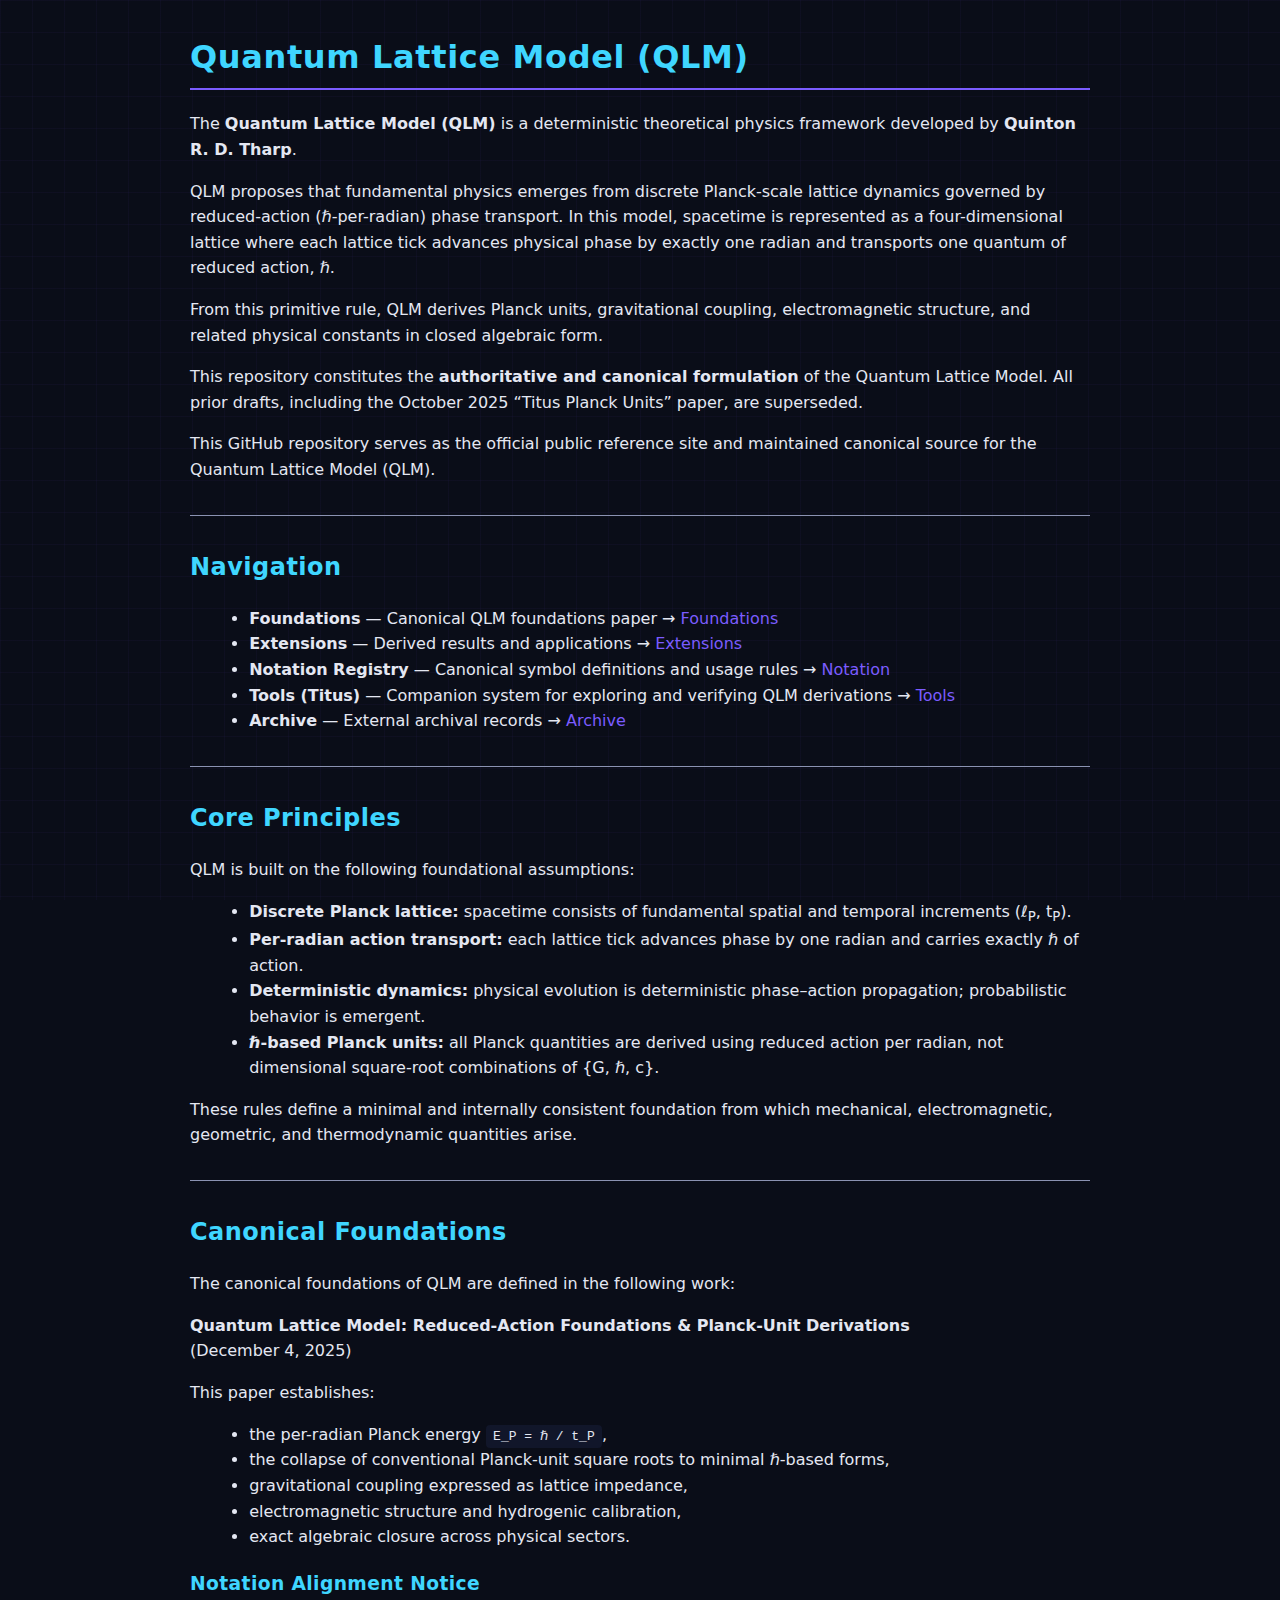
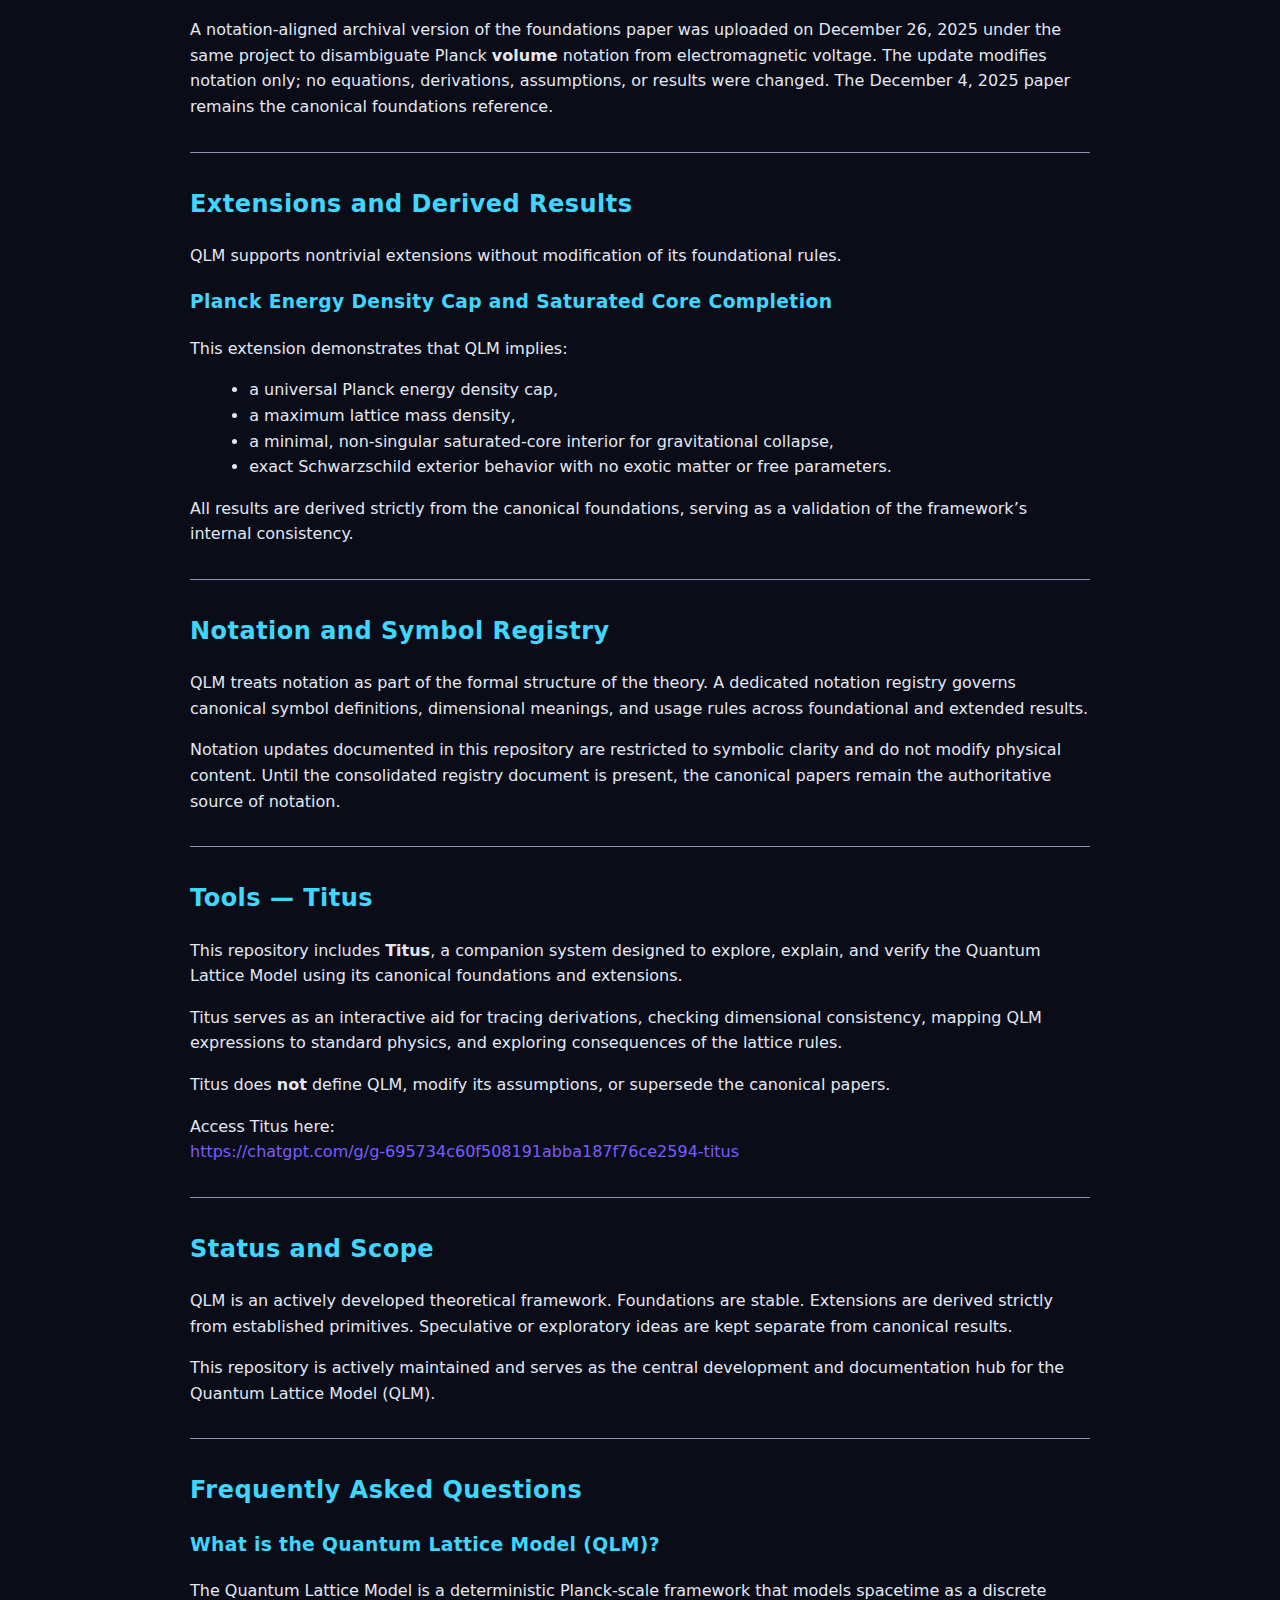
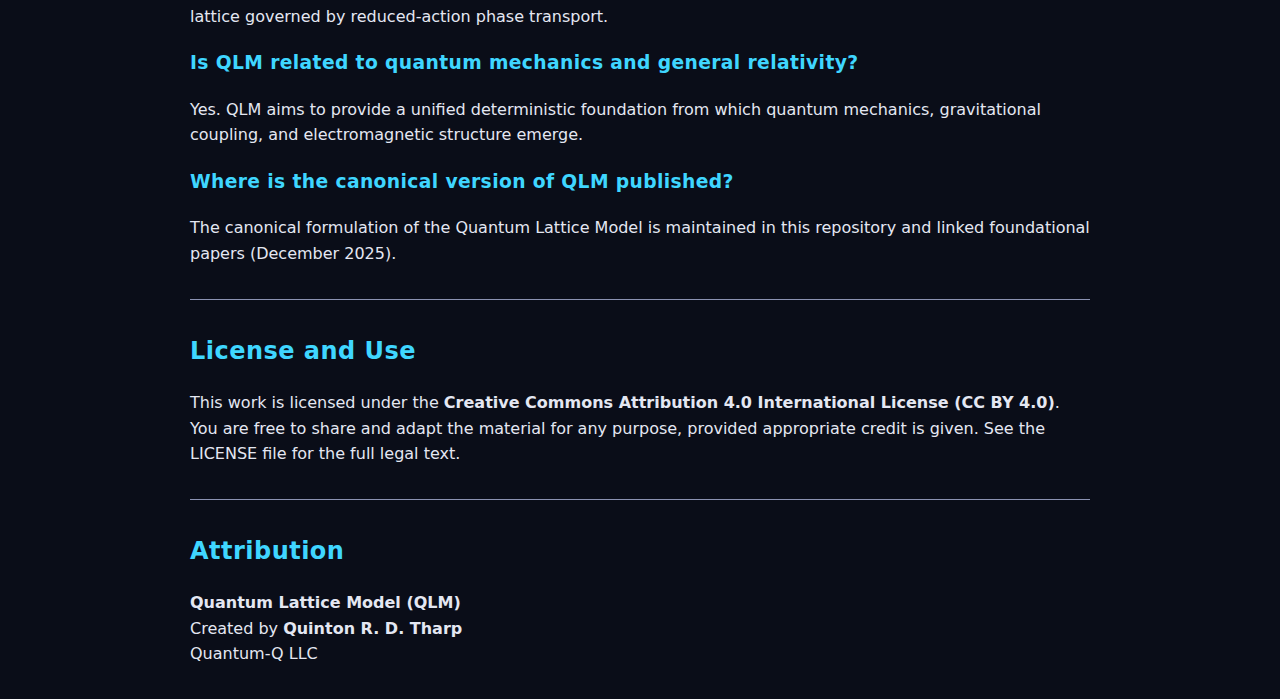
<file: index.html>
<!DOCTYPE html>
<html lang="en">
<head>
  <meta charset="UTF-8" />
  <meta name="viewport" content="width=device-width, initial-scale=1.0" />

  <title>Quantum Lattice Model (QLM) — Official Canonical Reference</title>

  <meta name="description" content="Quantum Lattice Model (QLM) is a deterministic Planck-scale theoretical physics framework developed by Quinton R. D. Tharp, based on reduced-action (ħ-per-radian) lattice dynamics and canonical Planck-unit derivations." />

  <!-- Optional: helps Google understand which URL is the canonical landing page -->
  <link rel="canonical" href="https://quantum-q75.github.io/Quantum-Lattice-Model/" />

  <!-- Your theme -->
  <link rel="stylesheet" href="Assets/qlm-theme.css" />
</head>

<body>
  <main>
    <h1>Quantum Lattice Model (QLM)</h1>

    <p>
      The <strong>Quantum Lattice Model (QLM)</strong> is a deterministic theoretical physics framework developed by
      <strong>Quinton R. D. Tharp</strong>.
    </p>

    <p>
      QLM proposes that fundamental physics emerges from discrete Planck-scale lattice dynamics governed by reduced-action
      (&#8463;-per-radian) phase transport. In this model, spacetime is represented as a four-dimensional lattice where each
      lattice tick advances physical phase by exactly one radian and transports one quantum of reduced action, &#8463;.
    </p>

    <p>
      From this primitive rule, QLM derives Planck units, gravitational coupling, electromagnetic structure, and related
      physical constants in closed algebraic form.
    </p>

    <p>
      This repository constitutes the <strong>authoritative and canonical formulation</strong> of the Quantum Lattice Model.
      All prior drafts, including the October 2025 “Titus Planck Units” paper, are superseded.
    </p>

    <p>
      This GitHub repository serves as the official public reference site and maintained canonical source for the
      Quantum Lattice Model (QLM).
    </p>

    <hr />

    <h2>Navigation</h2>
    <ul>
      <li><strong>Foundations</strong> — Canonical QLM foundations paper → <a href="Foundations/">Foundations</a></li>
      <li><strong>Extensions</strong> — Derived results and applications → <a href="Extensions/">Extensions</a></li>
      <li><strong>Notation Registry</strong> — Canonical symbol definitions and usage rules → <a href="Notation/">Notation</a></li>
      <li><strong>Tools (Titus)</strong> — Companion system for exploring and verifying QLM derivations → <a href="Tools/">Tools</a></li>
      <li><strong>Archive</strong> — External archival records → <a href="Archive/">Archive</a></li>
    </ul>

    <hr />

    <h2>Core Principles</h2>
    <p>QLM is built on the following foundational assumptions:</p>
    <ul>
      <li><strong>Discrete Planck lattice:</strong> spacetime consists of fundamental spatial and temporal increments (&#8467;<sub>P</sub>, t<sub>P</sub>).</li>
      <li><strong>Per-radian action transport:</strong> each lattice tick advances phase by one radian and carries exactly &#8463; of action.</li>
      <li><strong>Deterministic dynamics:</strong> physical evolution is deterministic phase–action propagation; probabilistic behavior is emergent.</li>
      <li><strong>&#8463;-based Planck units:</strong> all Planck quantities are derived using reduced action per radian, not dimensional square-root combinations of {G, &#8463;, c}.</li>
    </ul>

    <p>
      These rules define a minimal and internally consistent foundation from which mechanical, electromagnetic, geometric,
      and thermodynamic quantities arise.
    </p>

    <hr />

    <h2>Canonical Foundations</h2>
    <p>
      The canonical foundations of QLM are defined in the following work:
    </p>

    <p>
      <strong>Quantum Lattice Model: Reduced-Action Foundations &amp; Planck-Unit Derivations</strong><br />
      (December 4, 2025)
    </p>

    <p>This paper establishes:</p>
    <ul>
      <li>the per-radian Planck energy <code>E_P = &#8463; / t_P</code>,</li>
      <li>the collapse of conventional Planck-unit square roots to minimal &#8463;-based forms,</li>
      <li>gravitational coupling expressed as lattice impedance,</li>
      <li>electromagnetic structure and hydrogenic calibration,</li>
      <li>exact algebraic closure across physical sectors.</li>
    </ul>

    <h3>Notation Alignment Notice</h3>
    <p>
      A notation-aligned archival version of the foundations paper was uploaded on December 26, 2025 under the same project
      to disambiguate Planck <strong>volume</strong> notation from electromagnetic voltage. The update modifies notation only;
      no equations, derivations, assumptions, or results were changed. The December 4, 2025 paper remains the canonical
      foundations reference.
    </p>

    <hr />

    <h2>Extensions and Derived Results</h2>
    <p>
      QLM supports nontrivial extensions without modification of its foundational rules.
    </p>

    <h3>Planck Energy Density Cap and Saturated Core Completion</h3>
    <p>This extension demonstrates that QLM implies:</p>
    <ul>
      <li>a universal Planck energy density cap,</li>
      <li>a maximum lattice mass density,</li>
      <li>a minimal, non-singular saturated-core interior for gravitational collapse,</li>
      <li>exact Schwarzschild exterior behavior with no exotic matter or free parameters.</li>
    </ul>

    <p>
      All results are derived strictly from the canonical foundations, serving as a validation of the framework’s internal consistency.
    </p>

    <hr />

    <h2>Notation and Symbol Registry</h2>
    <p>
      QLM treats notation as part of the formal structure of the theory. A dedicated notation registry governs canonical symbol
      definitions, dimensional meanings, and usage rules across foundational and extended results.
    </p>

    <p>
      Notation updates documented in this repository are restricted to symbolic clarity and do not modify physical content.
      Until the consolidated registry document is present, the canonical papers remain the authoritative source of notation.
    </p>

    <hr />

    <h2>Tools — Titus</h2>
    <p>
      This repository includes <strong>Titus</strong>, a companion system designed to explore, explain, and verify the Quantum Lattice Model
      using its canonical foundations and extensions.
    </p>

    <p>
      Titus serves as an interactive aid for tracing derivations, checking dimensional consistency, mapping QLM expressions to standard physics,
      and exploring consequences of the lattice rules.
    </p>

    <p>
      Titus does <strong>not</strong> define QLM, modify its assumptions, or supersede the canonical papers.
    </p>

    <p>
      Access Titus here:<br />
      <a href="https://chatgpt.com/g/g-695734c60f508191abba187f76ce2594-titus">
        https://chatgpt.com/g/g-695734c60f508191abba187f76ce2594-titus
      </a>
    </p>

    <hr />

    <h2>Status and Scope</h2>
    <p>
      QLM is an actively developed theoretical framework. Foundations are stable. Extensions are derived strictly from established primitives.
      Speculative or exploratory ideas are kept separate from canonical results.
    </p>

    <p>
      This repository is actively maintained and serves as the central development and documentation hub for the Quantum Lattice Model (QLM).
    </p>

    <hr />

    <h2>Frequently Asked Questions</h2>

    <h3>What is the Quantum Lattice Model (QLM)?</h3>
    <p>
      The Quantum Lattice Model is a deterministic Planck-scale framework that models spacetime as a discrete lattice governed by reduced-action phase transport.
    </p>

    <h3>Is QLM related to quantum mechanics and general relativity?</h3>
    <p>
      Yes. QLM aims to provide a unified deterministic foundation from which quantum mechanics, gravitational coupling, and electromagnetic structure emerge.
    </p>

    <h3>Where is the canonical version of QLM published?</h3>
    <p>
      The canonical formulation of the Quantum Lattice Model is maintained in this repository and linked foundational papers (December 2025).
    </p>

    <hr />

    <h2>License and Use</h2>
    <p>
      This work is licensed under the <strong>Creative Commons Attribution 4.0 International License (CC BY 4.0)</strong>.
      You are free to share and adapt the material for any purpose, provided appropriate credit is given.
      See the LICENSE file for the full legal text.
    </p>

    <hr />

    <h2>Attribution</h2>
    <p>
      <strong>Quantum Lattice Model (QLM)</strong><br />
      Created by <strong>Quinton R. D. Tharp</strong><br />
      Quantum-Q LLC
    </p>
  </main>
</body>
</html>
</file>
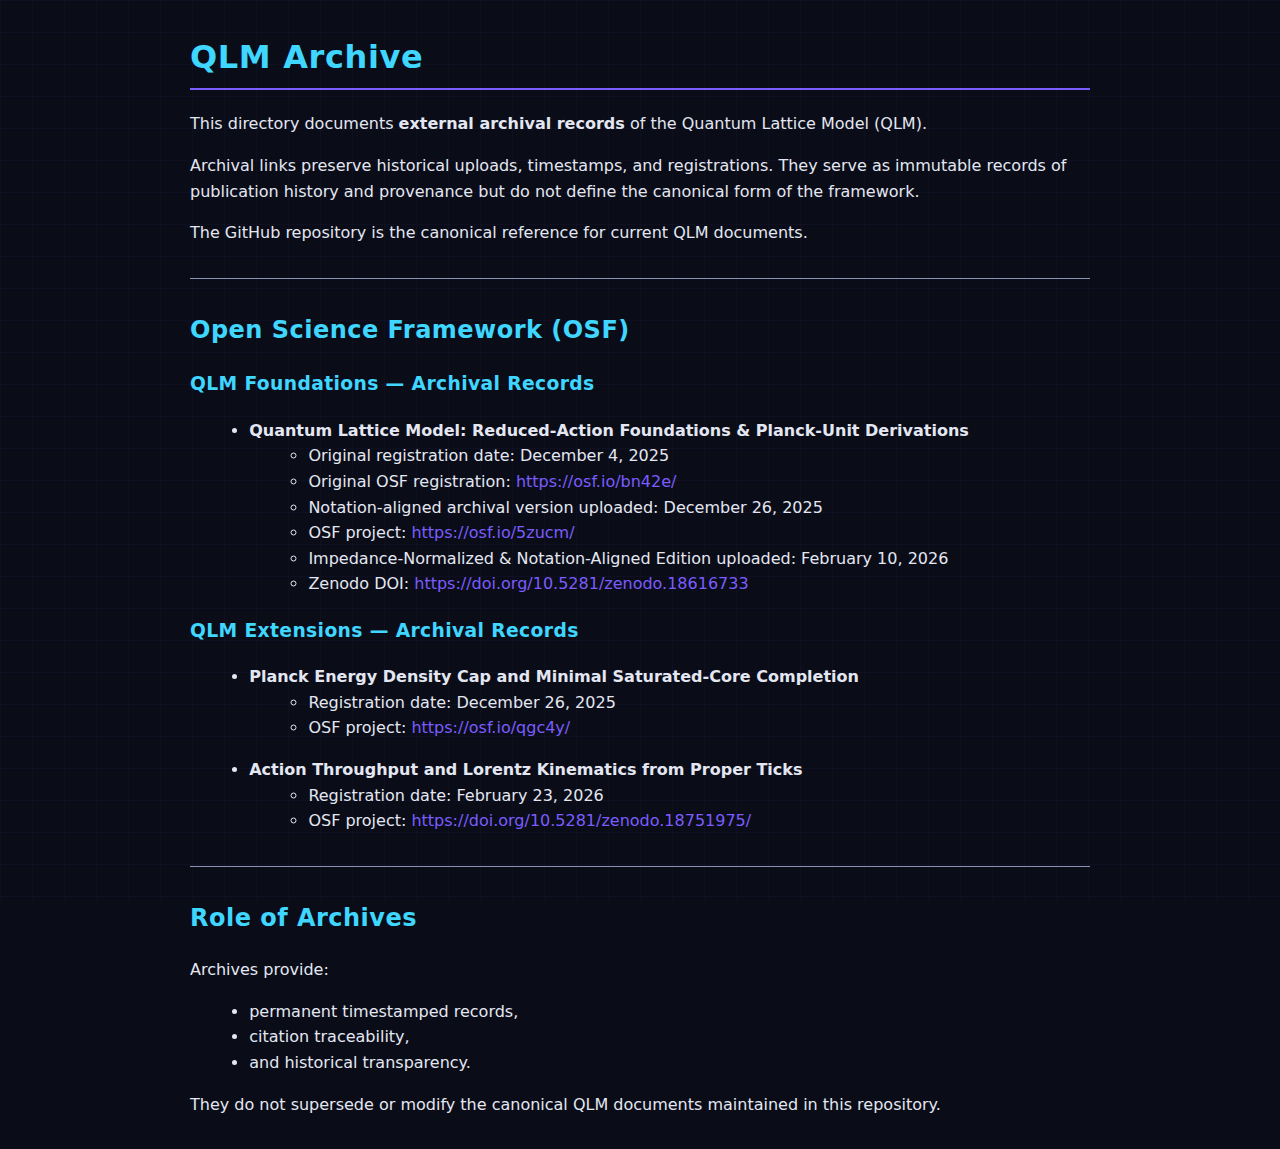
<file: Archive/index.html>
<!DOCTYPE html>
<html lang="en">
<head>
  <meta charset="UTF-8" />
  <meta name="viewport" content="width=device-width, initial-scale=1.0" />
  <title>QLM Archive</title>
  <meta name="description" content="External archival records for the Quantum Lattice Model (QLM), including OSF registrations and Zenodo DOI records for canonical foundations and extensions." />
  <link rel="stylesheet" href="../Assets/qlm-theme.css" />
</head>

<body>

  <h1>QLM Archive</h1>

  <p>
    This directory documents <strong>external archival records</strong> of the
    Quantum Lattice Model (QLM).
  </p>

  <p>
    Archival links preserve historical uploads, timestamps, and registrations.
    They serve as immutable records of publication history and provenance but do
    not define the canonical form of the framework.
  </p>

  <p>
    The GitHub repository is the canonical reference for current QLM documents.
  </p>

  <hr />

  <h2>Open Science Framework (OSF)</h2>

  <h3>QLM Foundations — Archival Records</h3>

  <ul>
    <li>
      <strong>Quantum Lattice Model: Reduced-Action Foundations &amp; Planck-Unit Derivations</strong>
      <ul>
        <li>Original registration date: December 4, 2025</li>
        <li>
          Original OSF registration:
          <a href="https://osf.io/bn42e/">https://osf.io/bn42e/</a>
        </li>
        <li>Notation-aligned archival version uploaded: December 26, 2025</li>
        <li>
          OSF project:
          <a href="https://osf.io/5zucm/">https://osf.io/5zucm/</a>
        </li>
        <li>Impedance-Normalized &amp; Notation-Aligned Edition uploaded: February 10, 2026</li>
        <li>
          Zenodo DOI:
          <a href="https://doi.org/10.5281/zenodo.18616733">https://doi.org/10.5281/zenodo.18616733</a>
        </li>
      </ul>
    </li>
  </ul>

  <h3>QLM Extensions — Archival Records</h3>

  <ul>
    <li>
      <strong>Planck Energy Density Cap and Minimal Saturated-Core Completion</strong>
      <ul>
        <li>Registration date: December 26, 2025</li>
        <li>
          OSF project:
          <a href="https://osf.io/qgc4y/">https://osf.io/qgc4y/</a>
        </li>
      </ul>
    </li>
  </ul>

  <ul>
    <li>
      <strong>Action Throughput and Lorentz Kinematics from Proper Ticks</strong>
      <ul>
        <li>Registration date: February 23, 2026</li>
        <li>
          OSF project:
          <a href="https://doi.org/10.5281/zenodo.18751975/">https://doi.org/10.5281/zenodo.18751975/</a>
        </li>
      </ul>
    </li>
  </ul>

  <hr />

  <h2>Role of Archives</h2>

  <p>Archives provide:</p>
  <ul>
    <li>permanent timestamped records,</li>
    <li>citation traceability,</li>
    <li>and historical transparency.</li>
  </ul>

  <p>
    They do not supersede or modify the canonical QLM documents maintained in
    this repository.
  </p>

</body>
</html>
</file>
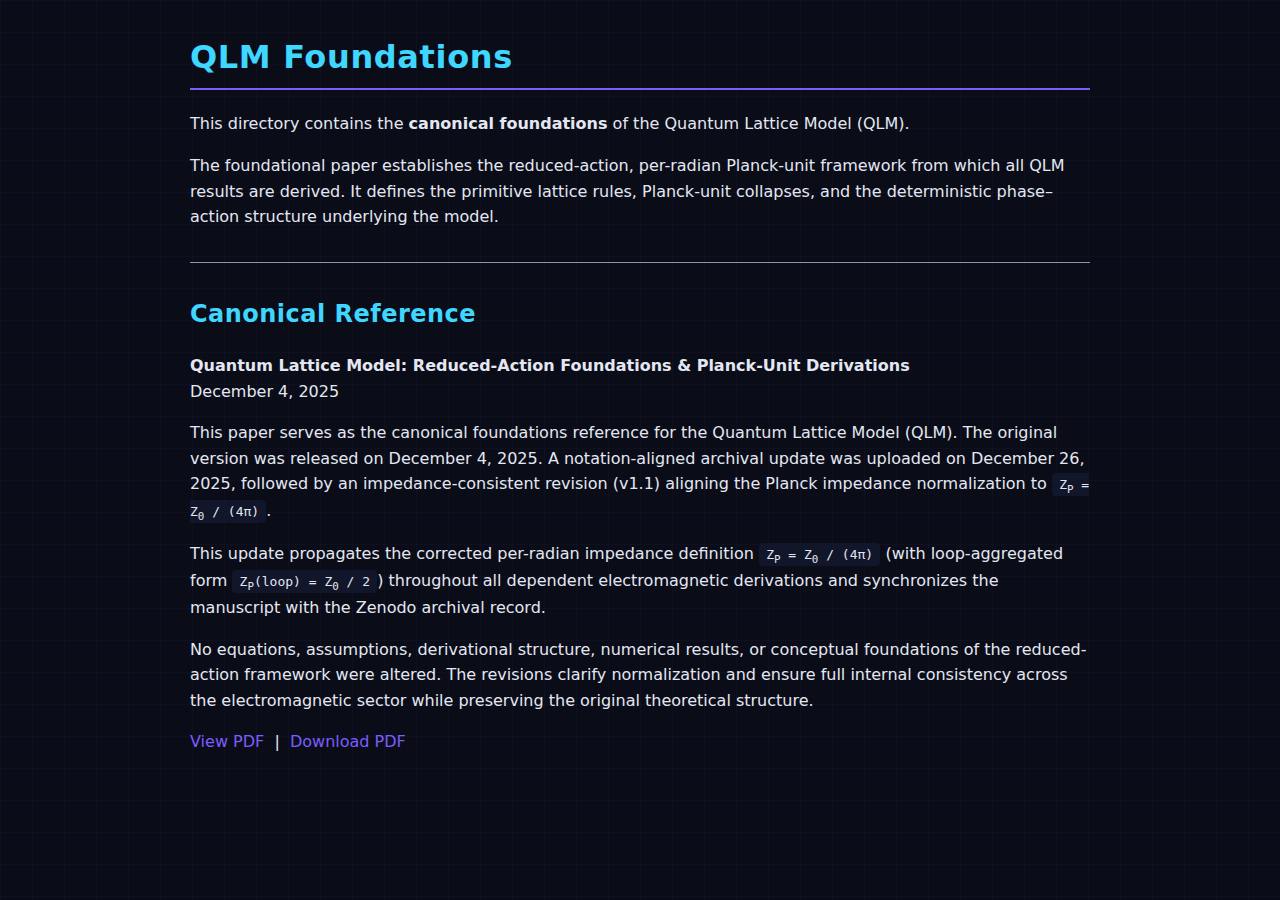
<file: Foundations/index.html>
<!DOCTYPE html>
<html lang="en">
<head>
  <meta charset="UTF-8" />
  <meta name="viewport" content="width=device-width, initial-scale=1.0" />
  <title>QLM Foundations</title>
  <meta name="description" content="Canonical foundations of the Quantum Lattice Model (QLM), including the reduced-action per-radian Planck-unit derivations and impedance-consistent normalization updates." />
  <link rel="stylesheet" href="../Assets/qlm-theme.css" />
</head>

<body>

  <h1>QLM Foundations</h1>

  <p>
    This directory contains the <strong>canonical foundations</strong> of the
    Quantum Lattice Model (QLM).
  </p>

  <p>
    The foundational paper establishes the reduced-action, per-radian Planck-unit framework
    from which all QLM results are derived. It defines the primitive lattice rules,
    Planck-unit collapses, and the deterministic phase–action structure underlying the model.
  </p>

  <hr />

  <h2>Canonical Reference</h2>

  <p>
    <strong>Quantum Lattice Model: Reduced-Action Foundations &amp; Planck-Unit Derivations</strong><br />
    December 4, 2025
  </p>

  <p>
    This paper serves as the canonical foundations reference for the Quantum Lattice Model (QLM).
    The original version was released on December 4, 2025. A notation-aligned archival update
    was uploaded on December 26, 2025, followed by an impedance-consistent revision (v1.1)
    aligning the Planck impedance normalization to
    <code>Z<sub>P</sub> = Z<sub>0</sub> / (4π)</code>.
  </p>

  <p>
    This update propagates the corrected per-radian impedance definition
    <code>Z<sub>P</sub> = Z<sub>0</sub> / (4π)</code>
    (with loop-aggregated form <code>Z<sub>P</sub>(loop) = Z<sub>0</sub> / 2</code>)
    throughout all dependent electromagnetic derivations and synchronizes the manuscript
    with the Zenodo archival record.
  </p>

  <p>
    No equations, assumptions, derivational structure, numerical results, or conceptual
    foundations of the reduced-action framework were altered. The revisions clarify normalization
    and ensure full internal consistency across the electromagnetic sector while preserving
    the original theoretical structure.
  </p>

  <p>
    <a href="QLM_Foundations_QRDT_QuantumQ_O12_4_2025_U2_11_2025.pdf" target="_blank">
      View PDF
    </a>
    &nbsp;|&nbsp;
    <a href="QLM_Foundations_QRDT_QuantumQ_O12_4_2025_U2_11_2025.pdf" download>
      Download PDF
    </a>
  </p>

</body>
</html>
</file>
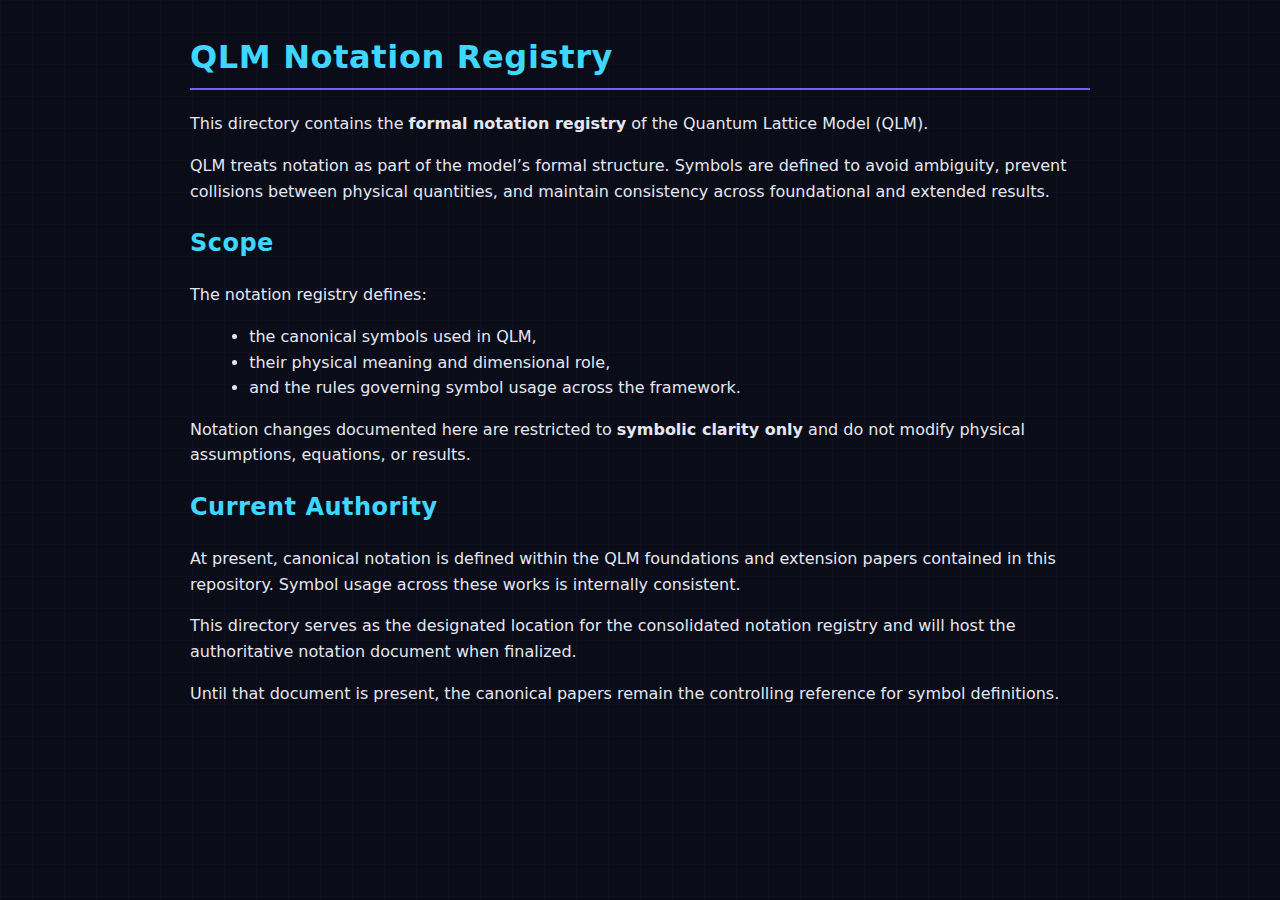
<file: Notation/index.html>
<!DOCTYPE html>
<html lang="en">
<head>
  <meta charset="UTF-8">
  <meta name="viewport" content="width=device-width, initial-scale=1.0">
  <title>QLM Notation Registry</title>
<link rel="stylesheet" href="../Assets/qlm-theme.css">
</head>
<body>

  <h1>QLM Notation Registry</h1>

  <p>
    This directory contains the <strong>formal notation registry</strong> of the
    Quantum Lattice Model (QLM).
  </p>

  <p>
    QLM treats notation as part of the model’s formal structure. Symbols are defined
    to avoid ambiguity, prevent collisions between physical quantities, and maintain
    consistency across foundational and extended results.
  </p>

  <h2>Scope</h2>

  <p>
    The notation registry defines:
  </p>

  <ul>
    <li>the canonical symbols used in QLM,</li>
    <li>their physical meaning and dimensional role,</li>
    <li>and the rules governing symbol usage across the framework.</li>
  </ul>

  <p>
    Notation changes documented here are restricted to
    <strong>symbolic clarity only</strong> and do not modify physical assumptions,
    equations, or results.
  </p>

  <h2>Current Authority</h2>

  <p>
    At present, canonical notation is defined within the QLM foundations and extension
    papers contained in this repository. Symbol usage across these works is internally
    consistent.
  </p>

  <p>
    This directory serves as the designated location for the consolidated notation
    registry and will host the authoritative notation document when finalized.
  </p>

  <p>
    Until that document is present, the canonical papers remain the controlling
    reference for symbol definitions.
  </p>

</body>
</html>
</file>
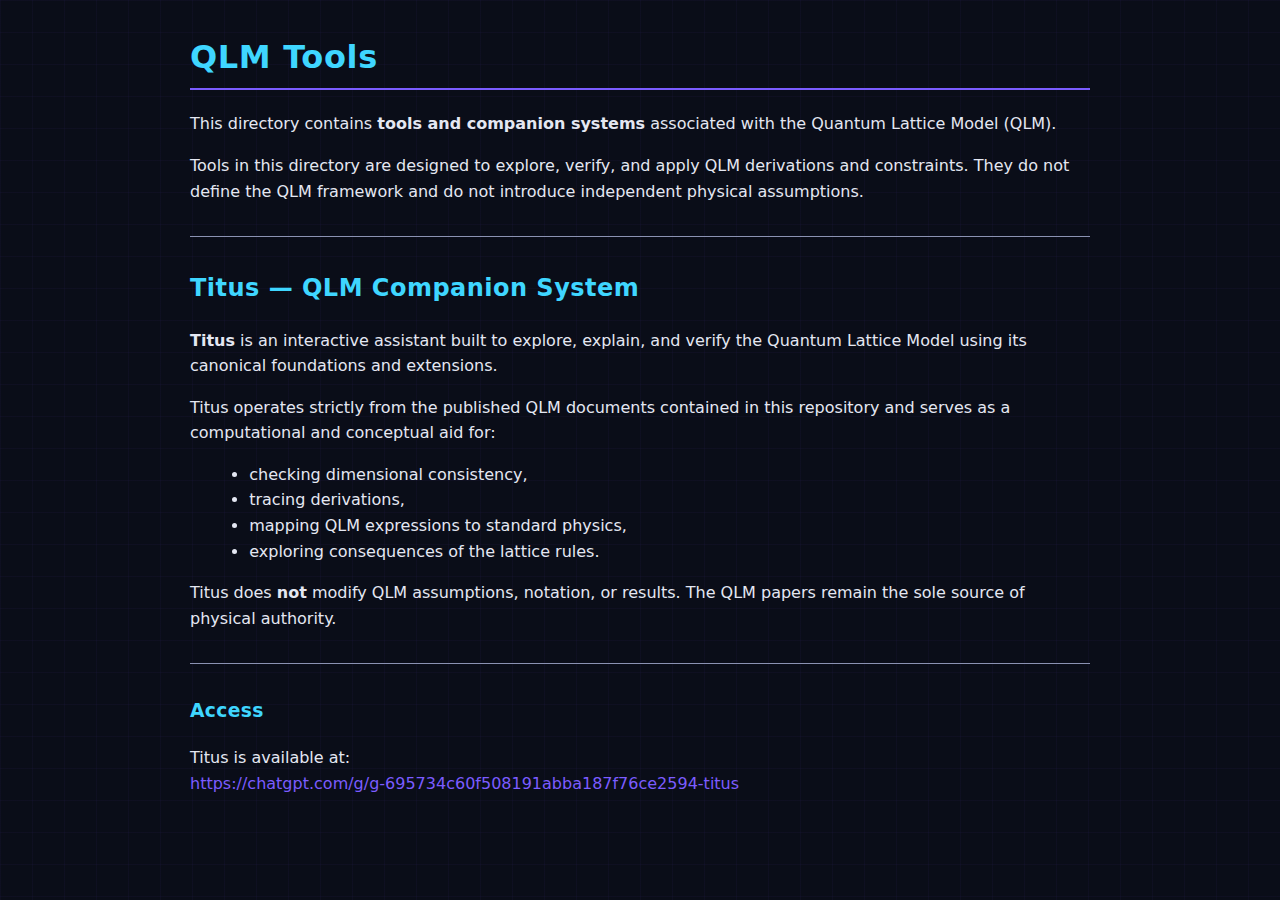
<file: Tools/index.html>
<!DOCTYPE html>
<html lang="en">
<head>
  <meta charset="UTF-8" />
  <meta name="viewport" content="width=device-width, initial-scale=1.0" />
  <title>QLM Tools</title>
  <meta name="description" content="Tools and companion systems associated with the Quantum Lattice Model (QLM), including Titus — an interactive assistant for exploring and verifying QLM derivations." />
  <link rel="stylesheet" href="../Assets/qlm-theme.css" />
</head>

<body>

  <h1>QLM Tools</h1>

  <p>
    This directory contains <strong>tools and companion systems</strong> associated with
    the Quantum Lattice Model (QLM).
  </p>

  <p>
    Tools in this directory are designed to explore, verify, and apply QLM derivations
    and constraints. They do not define the QLM framework and do not introduce independent
    physical assumptions.
  </p>

  <hr />

  <h2>Titus — QLM Companion System</h2>

  <p>
    <strong>Titus</strong> is an interactive assistant built to explore, explain, and
    verify the Quantum Lattice Model using its canonical foundations and extensions.
  </p>

  <p>
    Titus operates strictly from the published QLM documents contained in this repository
    and serves as a computational and conceptual aid for:
  </p>

  <ul>
    <li>checking dimensional consistency,</li>
    <li>tracing derivations,</li>
    <li>mapping QLM expressions to standard physics,</li>
    <li>exploring consequences of the lattice rules.</li>
  </ul>

  <p>
    Titus does <strong>not</strong> modify QLM assumptions, notation, or results.
    The QLM papers remain the sole source of physical authority.
  </p>

  <hr />

  <h3>Access</h3>

  <p>
    Titus is available at:<br />
    <a href="https://chatgpt.com/g/g-695734c60f508191abba187f76ce2594-titus" target="_blank">
      https://chatgpt.com/g/g-695734c60f508191abba187f76ce2594-titus
    </a>
  </p>

</body>
</html>
</file>
<file: Assets/qlm-theme.css>
/* QLM Synthwave Theme — Deep Violet */

:root {
  --bg: #0a0d18;        /* deeper, cooler background */
  --fg: #e4e7f2;        /* soft near-white text */

  --accent: #7b5cff;    /* deep quantum violet */
  --accent2: #3fd6ff;   /* electric cyan/teal contrast */

  --muted: #8b92b2;     /* cool muted blue-gray */
}

/* Base layout */
body {
  background-color: var(--bg);

  /* Subtle lattice field */
  background-image:
    linear-gradient(
      rgba(123, 92, 255, 0.04) 1px,
      transparent 1px
    ),
    linear-gradient(
      90deg,
      rgba(123, 92, 255, 0.04) 1px,
      transparent 1px
    );

  background-size: 32px 32px;
  background-attachment: fixed;

  color: var(--fg);
  font-family: system-ui, -apple-system, BlinkMacSystemFont,
               "Segoe UI", Roboto, Ubuntu, sans-serif;
  line-height: 1.6;
  margin: 2rem auto;
  max-width: 900px;
}

/* Headings */
h1, h2, h3 {
  color: var(--accent2);
  letter-spacing: 0.02em;
}

h1 {
  border-bottom: 2px solid var(--accent);
  padding-bottom: 0.3rem;
}

/* Links */
a {
  color: var(--accent);
  text-decoration: none;
}

a:hover {
  text-decoration: underline;
}

/* Lists */
ul {
  margin-left: 1.2rem;
}

/* Separators */
hr {
  border: none;
  border-top: 1px solid var(--muted);
  margin: 2rem 0;
}

/* Text */
p {
  color: var(--fg);
}

small,
.muted {
  color: var(--muted);
}

/* Code blocks (future-proofing) */
code,
pre {
  background-color: #11162a;
  color: var(--fg);
  padding: 0.25rem 0.45rem;
  border-radius: 4px;
}
</file>
